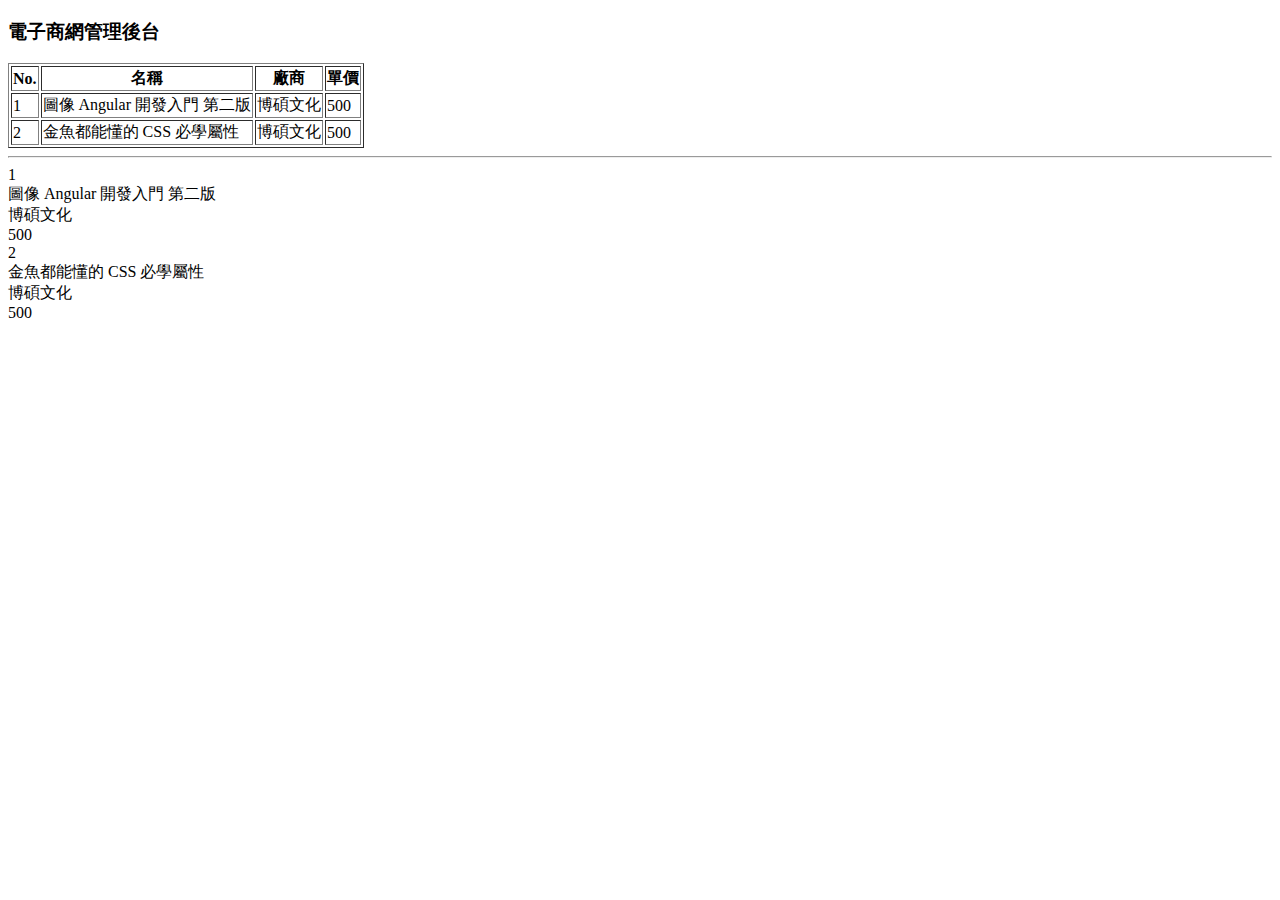
<file: src/index.html>
<!DOCTYPE html>
<html lang="en">
  <head>
    <meta charset="UTF-8" />
    <meta name="viewport" content="width=device-width, initial-scale=1.0" />
    <title>電子商網管理後台</title>
  </head>
  <body>
    <h3>電子商網管理後台</h3>
    <table border="1">
      <tr>
        <th>No.</th>
        <th>名稱</th>
        <th>廠商</th>
        <th>單價</th>
      </tr>
      <tr>
        <td>1</td>
        <td>圖像 Angular 開發入門 第二版</td>
        <td>博碩文化</td>
        <td>500</td>
      </tr>
      <tr>
        <td>2</td>
        <td>金魚都能懂的 CSS 必學屬性</td>
        <td>博碩文化</td>
        <td>500</td>
      </tr>
    </table>
    <hr />
    <div>
      <span>1</span>
      <div>圖像 Angular 開發入門 第二版</div>
      <div>博碩文化</div>
      <div>500</div>
    </div>
    <div>
      <span>2</span>
      <div>金魚都能懂的 CSS 必學屬性</div>
      <div>博碩文化</div>
      <div>500</div>
    </div>
  </body>
</html>
</file>
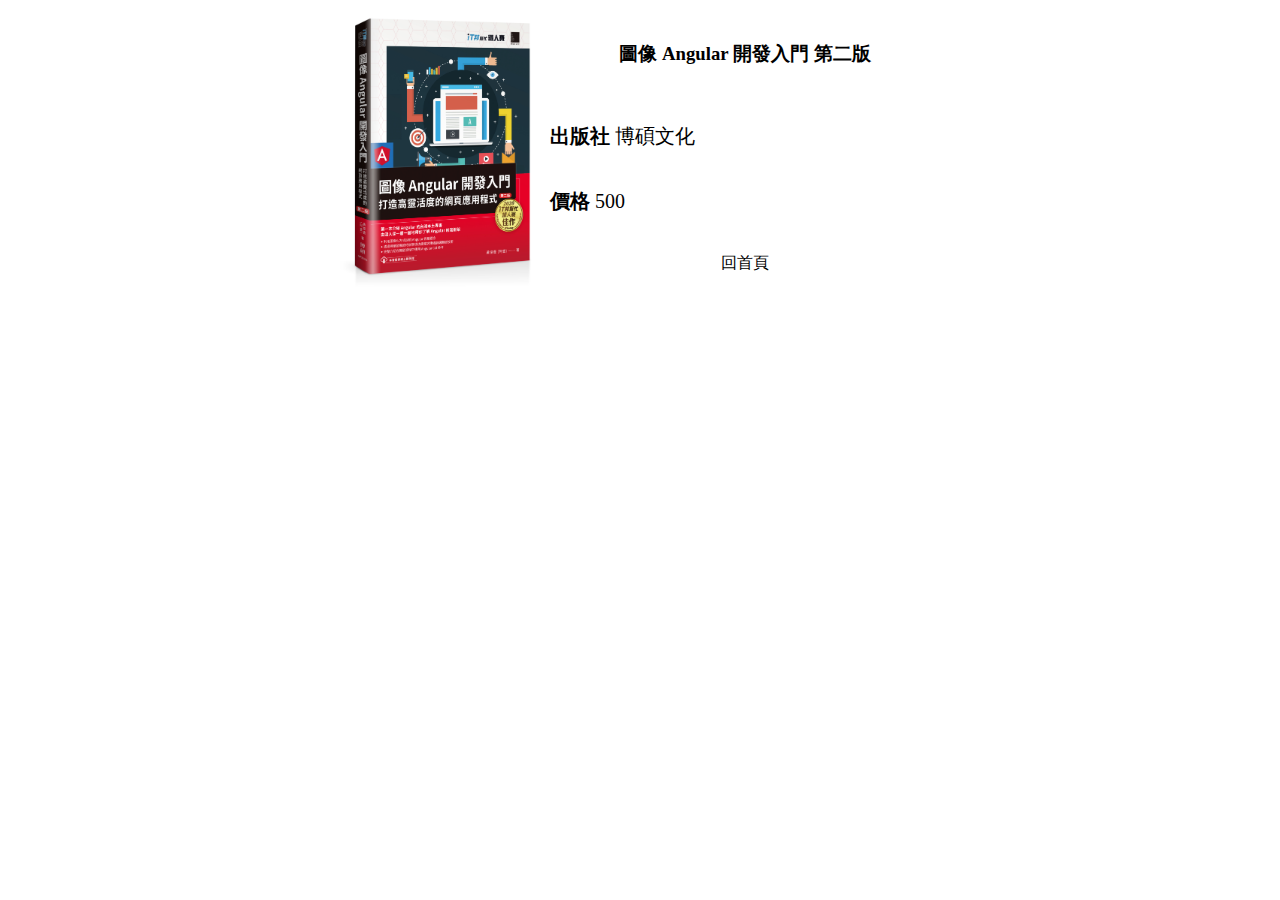
<file: src/angular.html>
<!DOCTYPE html>
<html lang="en">
  <head>
    <meta charset="UTF-8" />
    <meta name="viewport" content="width=device-width, initial-scale=1.0" />
    <title>圖像 Angular 開發入門 第二版</title>
    <link rel="stylesheet" href="angular.css" />
  </head>
  <body>
    <section class="container">
      <img src="./assets/images/2.jpg" width="100" alt="" />
      <h3>圖像 Angular 開發入門 第二版</h3>
      <div class="column">
        <strong>出版社</strong>
        <span>博碩文化</span>
      </div>
      <div class="column">
        <strong>價格</strong>
        <span>500</span>
      </div>
      <div class="toolbar">
        <a href="./index.html">回首頁</a>
      </div>
    </section>
  </body>
</html>
</file>
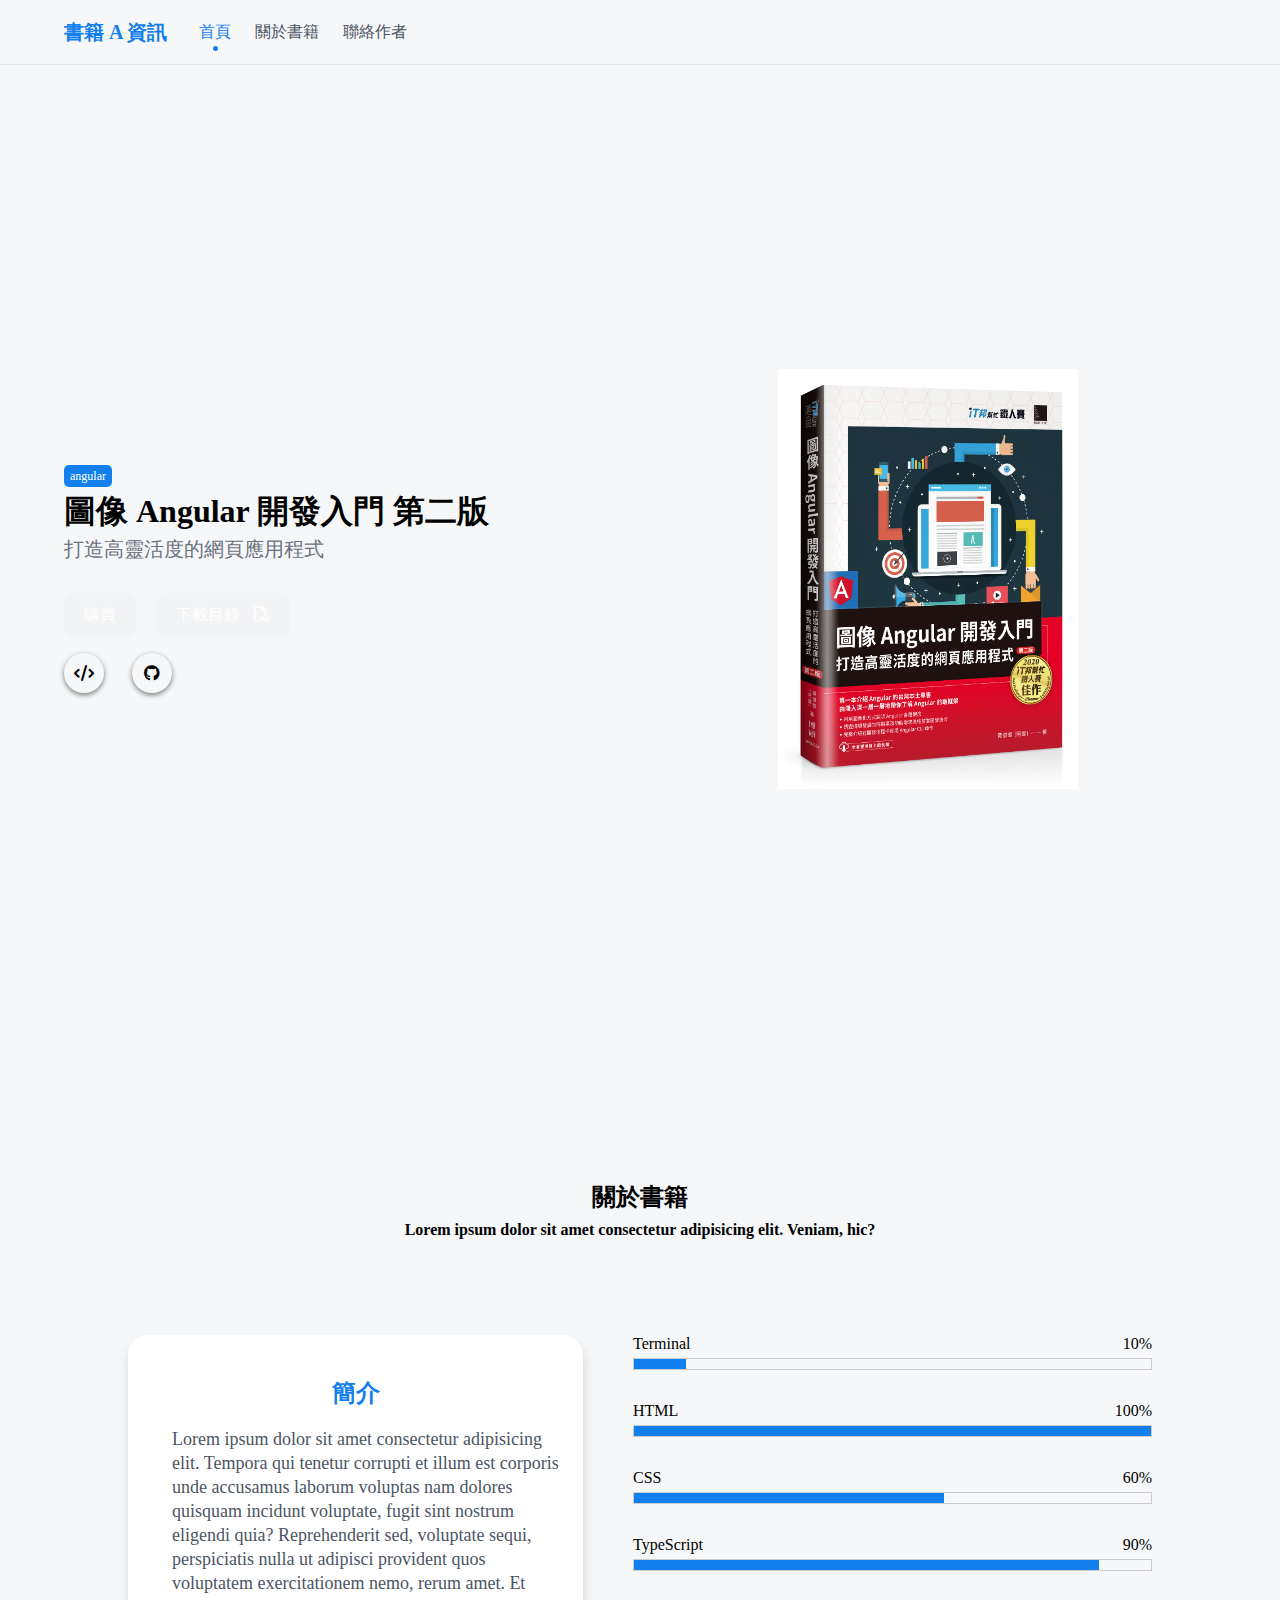
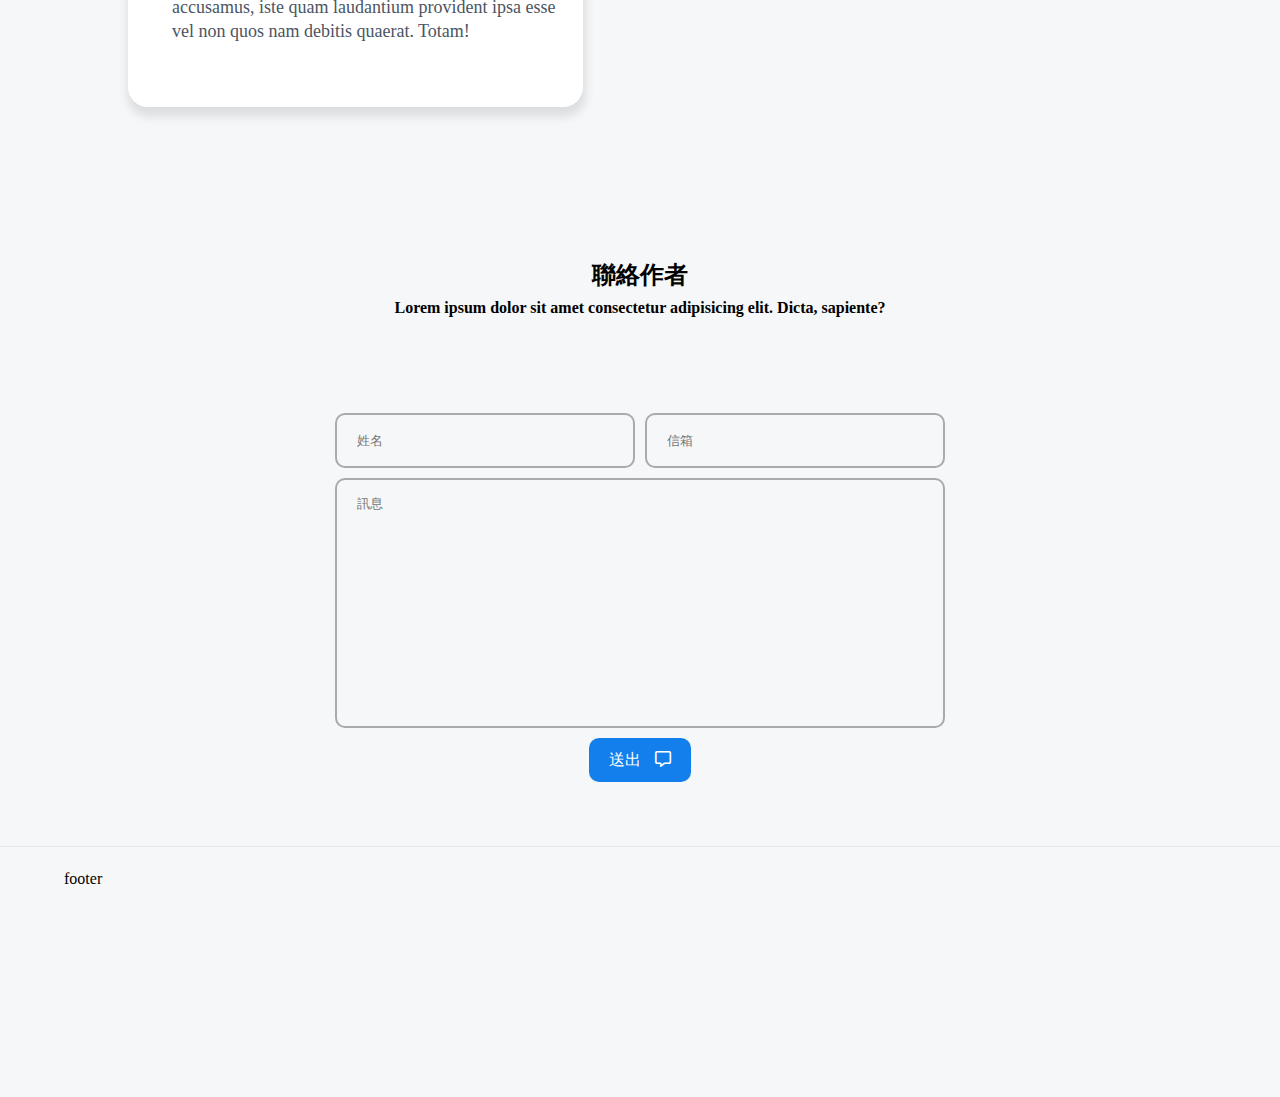
<file: src/book.html>
<!DOCTYPE html>
<html lang="en">
  <head>
    <meta charset="UTF-8" />
    <meta name="viewport" content="width=device-width, initial-scale=1.0" />
    <title>書籍 A 資訊</title>
    <link rel="stylesheet" href="book.min.css" />
    <link rel="stylesheet" href="https://cdnjs.cloudflare.com/ajax/libs/font-awesome/6.6.0/css/all.min.css" />
  </head>
  <body>
    <section>
      <header>
        <div class="container">
          <div>
            <h3>書籍 A 資訊</h3>
            <nav>
              <a href="#home" class="active">首頁</a>
              <a href="#book">關於書籍</a>
              <a href="#contact">聯絡作者</a>
            </nav>
          </div>
        </div>
      </header>
      <main class="wrapper">
        <div id="home" class="home">
          <div class="text">
            <span>angular</span>
            <h3>圖像 Angular 開發入門 第二版</h3>
            <strong>打造高靈活度的網頁應用程式</strong>
            <div class="button">
              <button type="button">購買</button>
              <button type="button">下載目錄 <i class="fa-regular fa-file-pdf"></i></button>
            </div>
            <div class="icons">
              <div class="icon"><i class="fa-solid fa-code"></i></div>
              <div class="icon"><i class="fa-brands fa-github"></i></div>
            </div>
          </div>
          <div class="image">
            <img src="./assets/images/2.jpg" alt="" srcset="" />
          </div>
        </div>
        <div id="book" class="page">
          <div class="title">
            <h2>關於書籍</h2>
            <strong>Lorem ipsum dolor sit amet consectetur adipisicing elit. Veniam, hic?</strong>
          </div>
          <div class="content">
            <div class="introduce">
              <div class="card">
                <h3>簡介</h3>
                <div>
                  Lorem ipsum dolor sit amet consectetur adipisicing elit. Tempora qui tenetur corrupti et illum est corporis unde accusamus
                  laborum voluptas nam dolores quisquam incidunt voluptate, fugit sint nostrum eligendi quia? Reprehenderit sed, voluptate
                  sequi, perspiciatis nulla ut adipisci provident quos voluptatem exercitationem nemo, rerum amet. Et accusamus, iste quam
                  laudantium provident ipsa esse vel non quos nam debitis quaerat. Totam!
                </div>
              </div>
            </div>
            <div class="skills">
              <div class="item">
                <span class="skill">
                  <span>Terminal</span>
                  <span>10%</span>
                </span>
                <div class="progress">
                  <div class="progress-bar" style="width: 10%"></div>
                </div>
              </div>
              <div class="item">
                <span class="skill">
                  <span>HTML</span>
                  <span>100%</span>
                </span>
                <div class="progress">
                  <div class="progress-bar" style="width: 100%"></div>
                </div>
              </div>
              <div class="item">
                <span class="skill">
                  <span>CSS</span>
                  <span>60%</span>
                </span>
                <div class="progress">
                  <div class="progress-bar" style="width: 60%"></div>
                </div>
              </div>
              <div class="item">
                <span class="skill">
                  <span>TypeScript</span>
                  <span>90%</span>
                </span>
                <div class="progress">
                  <div class="progress-bar" style="width: 90%"></div>
                </div>
              </div>
            </div>
          </div>
        </div>
        <div id="contact" class="page">
          <div class="title">
            <h2>聯絡作者</h2>
            <strong>Lorem ipsum dolor sit amet consectetur adipisicing elit. Dicta, sapiente?</strong>
          </div>
          <div class="content">
            <div class="form">
              <input type="text" placeholder="姓名" />
              <input type="email" placeholder="信箱" />
              <textarea placeholder="訊息"></textarea>
              <button type="button">送出 <i class="fa-regular fa-message"></i></button>
            </div>
          </div>
        </div>
      </main>
      <footer>
        <div class="container">
          <div>footer</div>
        </div>
      </footer>
    </section>
    <script src="./main.js"></script>
  </body>
</html>
</file>
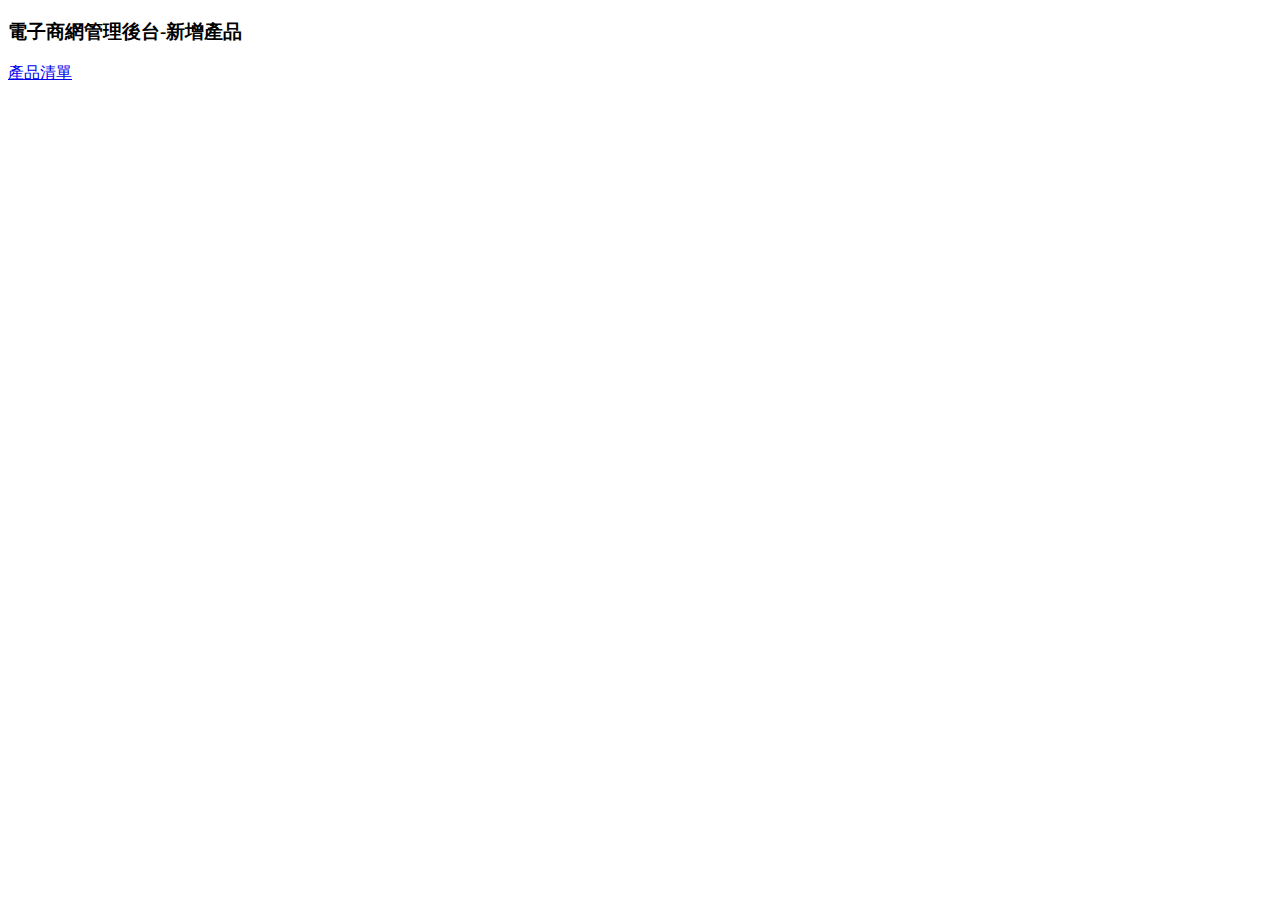
<file: src/form.html>
<!DOCTYPE html>
<html lang="en">
  <head>
    <meta charset="UTF-8" />
    <meta name="viewport" content="width=device-width, initial-scale=1.0" />
    <title>電子商網管理後台</title>
  </head>
  <body>
    <header>
      <h3>電子商網管理後台-新增產品</h3>
    </header>
    <nav>
      <a href="./index.html">產品清單</a>
    </nav>
  </body>
</html>
</file>
<file: src/angular.css>
section.container {
  margin: 0px auto;
  margin: tpo 50px;
  width: 600px;
  display: grid;
  grid-template-columns: 200px 1fr;
  gap: 10px;
}

img {
  width: 100%;
  grid-row: 1/5;
}

h3,
div.toolbar {
  text-align: center;
  align-self: center;
}

div.column {
  font-size: 20px;
  align-self: center;
}

a,
a:active,
a:hover,
a:focus {
  color: black;
  text-decoration: none;
}
</file>
<file: src/book.min.css>
:root{--primary-color: #137fec;--second-color: #aa8e12;--background-color: #f6f7f8;--header-color: #111827;--text-color: #4b5563;--border-color: #e5e7eb;--gray-color-100: #f3f4f6;--gray-color-500: #6b7280;--white-color: #fff}:root{--search-bar-display: flex;--book-min-width: 256px;--container-padding-left: 2rem;--container-padding-right: 2rem;--nav-display: flex}@media screen and (max-width: 1024px){:root{--search-bar-display: none;--aside-display: none;--book-min-width: 200px}}@media screen and (max-width: 640px){:root{--container-padding-left: 1.5rem;--container-padding-right: 1.5rem;--nav-display: none}}header{border-bottom:solid 1px var(--border-color);background-color:var(--background-color);position:sticky;top:0;z-index:50}header div.container>div{gap:2rem}header h3{margin:0px;font-size:1.25rem;font-weight:700;line-height:1.75rem;color:var(--primary-color)}header nav{display:var(--nav-display);gap:1.5rem}header nav .active{position:relative;color:var(--primary-color)}header nav .active::after{content:"";width:5px;height:5px;background-color:var(--primary-color);border-radius:50%;position:absolute;left:calc(50% - 2.5px);bottom:-8px}section{width:100%}section div.container{max-width:90vw;margin:0px auto;padding-left:var(--container-padding-left);padding-right:var(--container-padding-right)}section div.container>div{width:100%;height:4rem;display:flex;align-items:center}section main.wrapper{max-width:90vw;margin:0 auto;padding-left:var(--container-padding-left);padding-right:var(--container-padding-right)}section main.wrapper>div{padding-block:4rem}section main.wrapper>div.home{height:100vh}section main.wrapper>div.page div.title{margin-top:1.5rem;margin-bottom:6rem;text-align:center}section main.wrapper>div.page div.title h2{margin:0;margin-bottom:.5rem}section main.wrapper>div.page div.title strong{color:var(---gray-color-500)}a{color:var(--text-color);text-decoration:inherit}a:hover{color:#137fec}footer{border-top:1px solid var(--border-color);height:250px}div.home{display:flex;justify-content:space-between}div.home>div{width:50%}div.home>div.text{display:flex;flex-direction:column;justify-content:center}div.home>div.text>span{align-self:flex-start;background-color:var(--primary-color);color:var(--white-color);padding:3px 6px;font-size:.75rem;font-weight:400;line-height:1rem;border-radius:5px}div.home>div.text h3{margin:0;font-size:2rem;font-weight:700;line-height:3rem;color:var(-header-color)}div.home>div.text strong{font-size:1.25rem;font-weight:400;line-height:1.75rem;margin-bottom:30px;color:var(--gray-color-500)}div.home>div.text div.button{display:flex;gap:1.25em}div.home>div.text div.button button{font-size:1rem;font-weight:500;line-height:1.25rem;padding:.75rem 1.25rem;background-color:var(--gray-color-100);border:none;border-radius:10px;cursor:pointer}div.home>div.text div.button button:hover{background-color:var(--second-color);color:var(--white-color)}div.home>div.text div.button button>i{margin-left:10px}div.home>div.text div.icons{margin-top:1rem;display:flex;gap:1.75rem}div.home>div.text div.icons .icon{display:flex;justify-content:center;align-items:center;width:40px;height:40px;border-radius:50%;box-shadow:0px 2px 5px 0px rgba(0,0,0,.5);cursor:pointer}div.home>div.image{display:flex;justify-content:center;align-items:center}div.home>div.image img{width:300px}div.content{display:flex;justify-content:space-between;gap:50px}div.introduce{width:50%}div.introduce div.card{display:flex;flex-direction:column;justify-content:center;align-items:center;margin-left:4rem;padding:1.5rem 1.25rem 4rem;background-color:var(--white-color);border-radius:20px;box-shadow:1px 8px 10px 2px rgba(0,0,0,.1)}div.introduce div.card h3{margin-bottom:1.5rem;font-size:1.5rem;font-weight:600;line-height:1.25rem;color:var(--primary-color)}div.introduce div.card>div{padding-inline-start:1.5rem;font-size:1.125rem;font-weight:400;line-height:1.5rem;color:var(--text-color)}div.skills{margin-right:4rem;width:50%;display:flex;flex-direction:column;gap:2rem}div.skills .item{display:flex;flex-direction:column;gap:5px}div.skills .item .skill{display:flex;justify-content:space-between;align-items:center}div.skills .item .progress{height:10px;border:solid 1px #ccc}div.skills .item .progress .progress-bar{height:10px;background-color:var(--primary-color)}div.content{display:flex;justify-content:center}div.form{display:grid;grid-template-columns:repeat(2, 300px);grid-template-rows:55px 250px auto;gap:10px}div input,div textarea{background:rgba(0,0,0,0);border:2px solid #aaa;border-radius:10px;padding:15px 20px}div textarea{grid-column:1/3;resize:none}div button{justify-self:center;grid-column:1/-1;font-size:1rem;font-weight:500;line-height:1.25rem;padding:.75rem 1.25rem;border:none;border-radius:10px;background-color:var(--primary-color);color:var(--white-color)}div button i{margin-left:10px}html,body{margin:0;padding:0}html{scroll-behavior:smooth}body{background-color:var(--background-color)}/*# sourceMappingURL=book.min.css.map */
</file>
